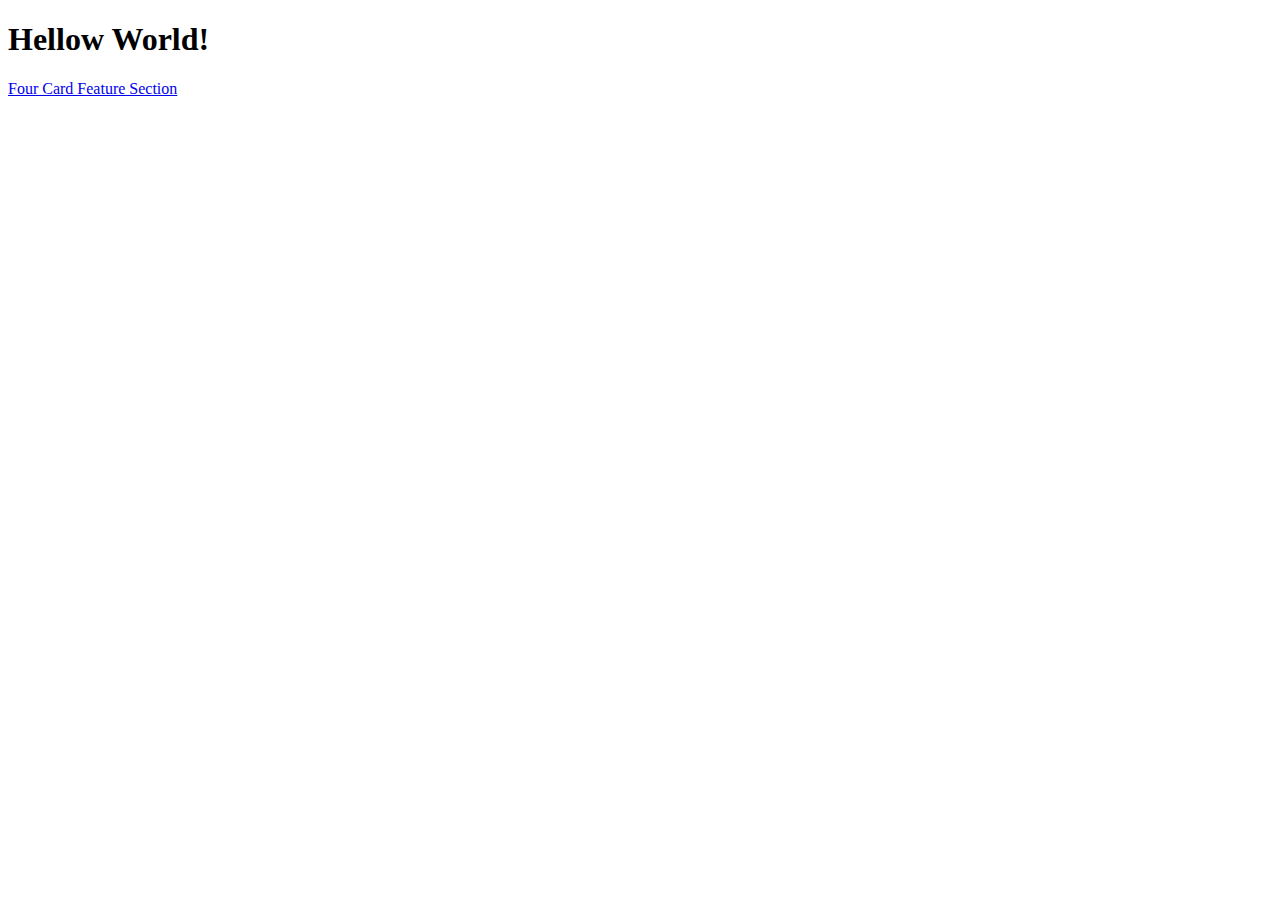
<file: index.html>
<!DOCTYPE html>
<html lang="en">
    <head>
        <meta charset="UTF-8">
        <meta name="viewport" content="width=device-width, initial-scale=1.0">
        <title>Main Page of Frontend Mentor Projects</title>
    </head>
    <body>
        <h1>Hellow World!</h1>
        <a href="/four-card-feature-section/index.html">Four Card Feature Section</a>
    </body>
</html>
</file>
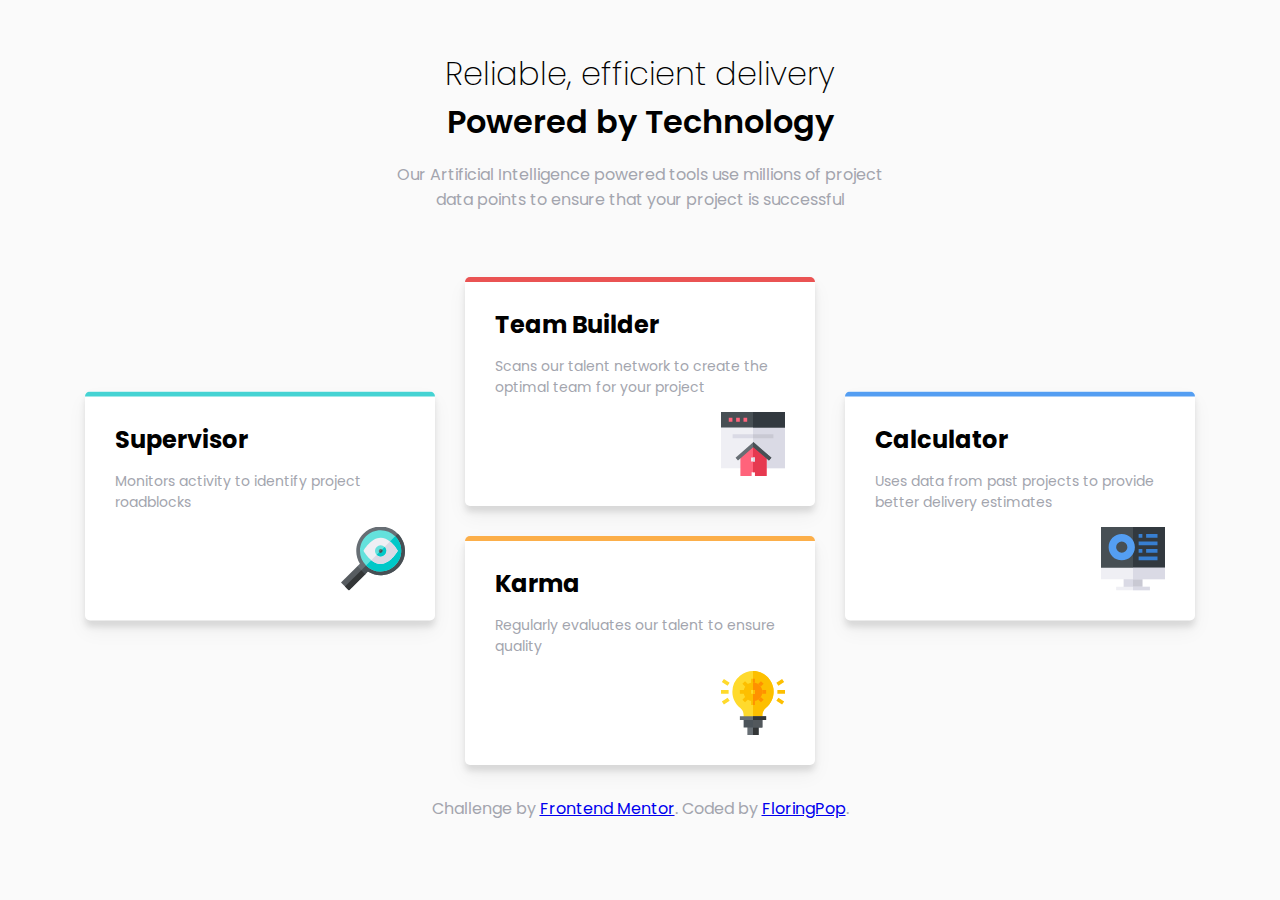
<file: four-card-feature-section/index.html>
<!DOCTYPE html>
<html lang="en">
<head>
  <meta charset="UTF-8">
  <meta name="viewport" content="width=device-width, initial-scale=1.0"> <!-- displays site properly based on user's device -->

  <link 
  rel="icon" 
  type="image/png" 
  sizes="32x32"
  href="./images/favicon-32x32.png"/>
  
  <title>Frontend Mentor | Four card feature section</title>
<link rel="stylesheet" href="style.css"/>
</head>
<body>
  <header>
  <h1>Reliable, efficient delivery
  <span>Powered by Technology</span>
</h1>
  <p>Our Artificial Intelligence powered tools use millions of project data points 
  to ensure that your project is successful</p>
</header>
<div class="container">
  <div class="box box-cyan box-push" > 
    <h2>Supervisor</h2>  
    <p>Monitors activity to identify project roadblocks</p>
    <img src="images/icon-supervisor.svg" alt="supervisor">
  </div>
  <div class="box box-red">
    <h2>Team Builder</h2>  
    <p>Scans our talent network to create the optimal team for your project</p>
    <img src="images/icon-team-builder.svg" alt="Team Builder">
  </div>
  <div class="box box-blue box-push">
    <h2>Calculator</h2>  
    <p>Uses data from past projects to provide better delivery estimates</p>
    <img src="images/icon-calculator.svg" alt="Calculator">
  </div>
  <div class="box box-orange">
    <h2>Karma</h2>  
    <p>Regularly evaluates our talent to ensure quality</p>
    <img src="images/icon-karma.svg" alt="Karma">
  </div>
  
</div> 
  

  <footer>
    <p class="attribution">
      Challenge by <a href="https://www.frontendmentor.io?ref=challenge" target="_blank">Frontend Mentor</a>. 
      Coded by <a href="https://florin-pop.com">FloringPop</a>.
    </p>
  </footer>
</body>
</html>
</file>
<file: four-card-feature-section/style.css>
@import url('https://fonts.googleapis.com/css?family=Poppins:200,400,600&display=swap');
*{
    box-sizing: border-box;
}

body {
    background-color: hsl(0, 0%, 98%);
    font-family: 'Poppins', sans-serif;   
 }
 header{
     margin: 50px auto;
     max-width: 500px;
     text-align:center;
 }
 h1{
     font-weight: 200;
     margin:0;
 }
 h1 span{
     font-weight: 600;
 }
 p{
     color: hsl(229, 6%, 66%); 
 }
 .container {
     display: flex;
     flex-wrap: wrap;
     justify-content: center;
     margin:0 auto;
     max-width:1140px;

 }
 .box {
    background-color: #fff;
    box-shadow: 0 10px 20px rgba(0,0,0,0.05), 0 6px 6px rgba(0,0,0,0.1);    
    border-radius: 5px; 
    padding:30px;
    position: relative;
    overflow:  hidden;
    margin:15px;
    width:350px;   
 }


.box::after{
    content: '';
    background-color: purple;
    position: absolute;
    top: 0;
    left: 0;
    height: 5px;
    width: 100%;
    } 

 
.box-red::after {
    background-color: hsl(0, 78%, 62%);
}
.box-cyan::after {
    background-color: hsl(180, 62%, 55%);
}
.box-orange::after {
    background-color: hsl(34, 97%, 64%);
}      
.box-blue::after {
    background-color: hsl(212, 86%, 64%);
}
.box-push {
    transform:translateY(50%)
}

 .box p{
     font-size: 14px;
     margin: 15px 0 4 0px;
 }
 .box h2{
     margin: 0;
 }
 .box img{
     display: block;
     margin-left: auto;
 }
 footer{ 
     text-align: center;  
 }
 @media(max-width: 0px){
     .box-push{
         transform: translateY(0);

     }
 }
</file>
